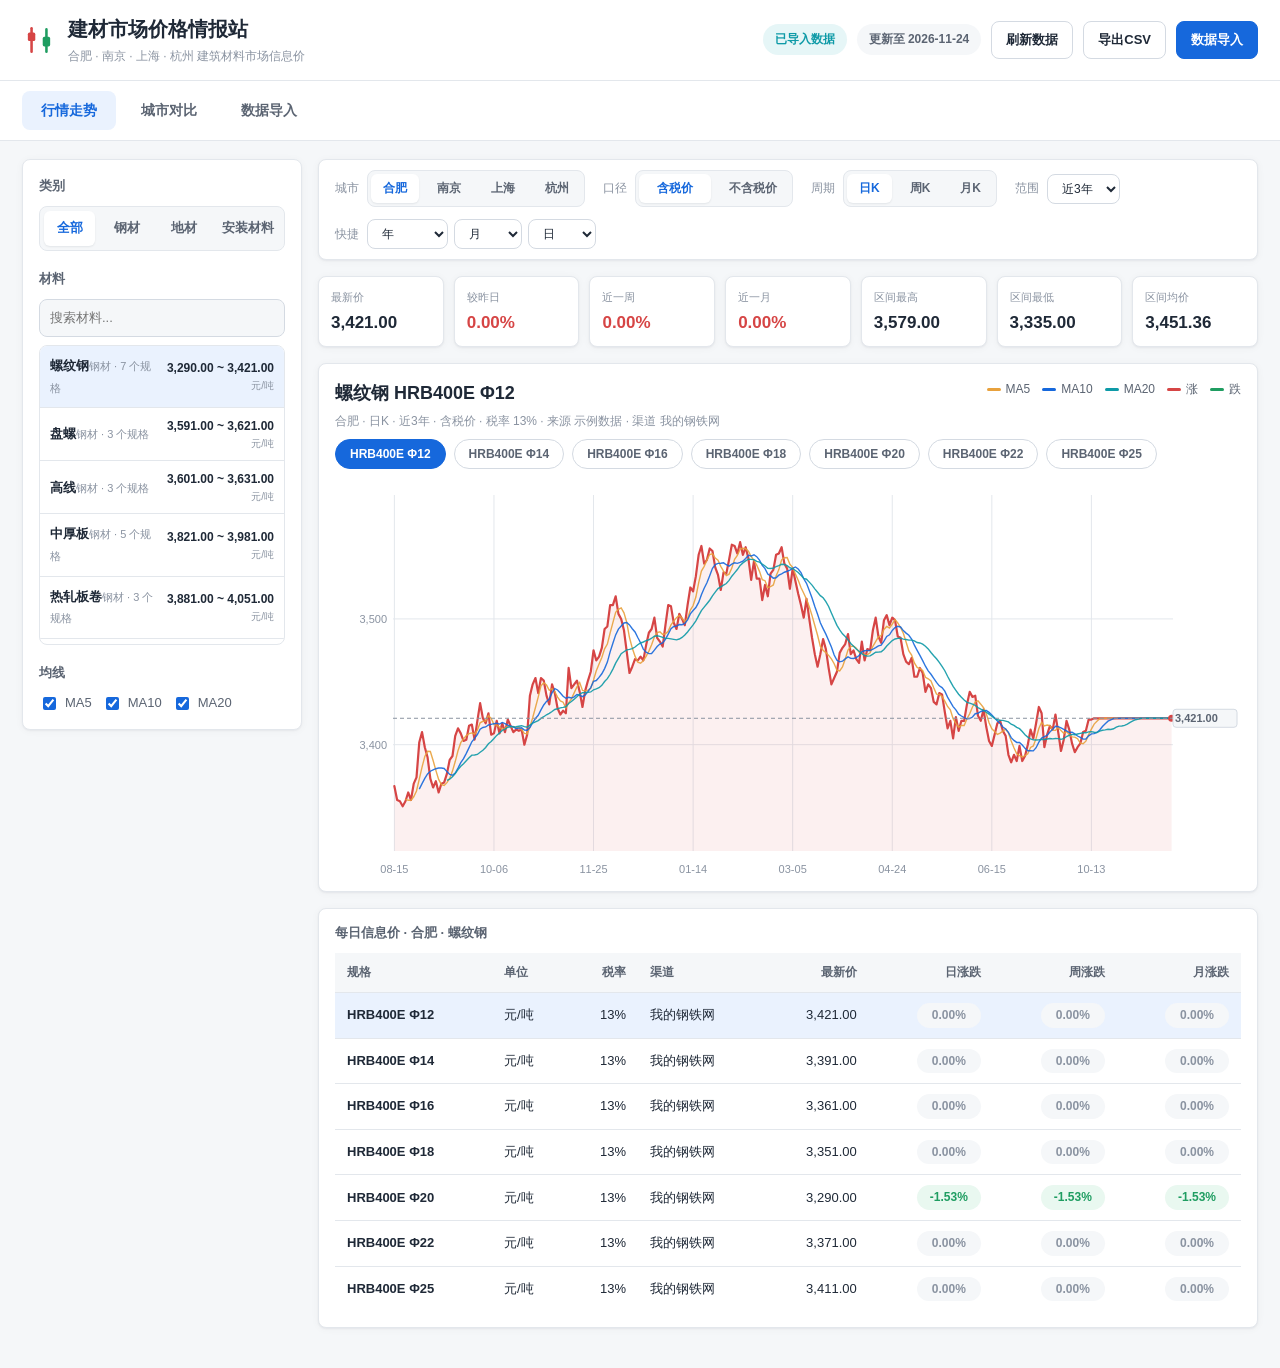
<file: web/index.html>
<!DOCTYPE html>
<html lang="zh-CN">
<head>
  <meta charset="UTF-8">
  <meta name="viewport" content="width=device-width, initial-scale=1">
  <meta name="color-scheme" content="light">
  <title>建材市场价格情报站</title>
  <link rel="icon" href="data:image/svg+xml,%3Csvg xmlns='http://www.w3.org/2000/svg' viewBox='0 0 32 32'%3E%3Crect x='4' y='9' width='7' height='9' rx='1.5' fill='%23d64545'/%3E%3Cline x1='7.5' y1='5' x2='7.5' y2='27' stroke='%23d64545' stroke-width='2.4'/%3E%3Crect x='21' y='13' width='7' height='9' rx='1.5' fill='%231f9d61'/%3E%3Cline x1='24.5' y1='6' x2='24.5' y2='27' stroke='%231f9d61' stroke-width='2.4'/%3E%3C/svg%3E">
  <link rel="stylesheet" href="styles.css?v=20261124a">
</head>
<body>
  <header class="app-header">
    <div class="brand">
      <svg class="brand-icon" viewBox="0 0 32 32" aria-hidden="true">
        <line x1="9" y1="5" x2="9" y2="9" stroke="#d64545" stroke-width="2.4" stroke-linecap="round"/>
        <line x1="9" y1="17" x2="9" y2="27" stroke="#d64545" stroke-width="2.4" stroke-linecap="round"/>
        <rect x="5.5" y="9" width="7" height="8" rx="1.5" fill="#d64545"/>
        <line x1="23" y1="6" x2="23" y2="13" stroke="#1f9d61" stroke-width="2.4" stroke-linecap="round"/>
        <line x1="23" y1="22" x2="23" y2="27" stroke="#1f9d61" stroke-width="2.4" stroke-linecap="round"/>
        <rect x="19.5" y="13" width="7" height="9" rx="1.5" fill="#1f9d61"/>
      </svg>
      <div class="brand-text">
        <h1>建材市场价格情报站</h1>
        <p>合肥 · 南京 · 上海 · 杭州 建筑材料市场信息价</p>
      </div>
    </div>
    <div class="header-actions">
      <span id="sourceBadge" class="source-badge">示例数据</span>
      <span id="updateBadge" class="update-badge">更新中…</span>
      <button id="refreshBtn" class="btn ghost" type="button" title="立即检查并更新到最新交易日">刷新数据</button>
      <button id="exportBtn" class="btn ghost" type="button" title="导出当前行情数据为 CSV">导出CSV</button>
      <button id="goImportBtn" class="btn primary" type="button">数据导入</button>
    </div>
  </header>

  <nav class="tab-bar" aria-label="主导航">
    <button class="tab active" data-view="market" type="button">行情走势</button>
    <button class="tab" data-view="compare" type="button">城市对比</button>
    <button class="tab" data-view="import" type="button">数据导入</button>
  </nav>

  <main id="app" class="app-main">
    <section id="view-market" class="view active">
      <div class="market-layout">
        <aside class="panel controls-panel">
          <div class="panel-title">类别</div>
          <div id="categorySeg" class="segmented"></div>
          <div class="panel-title">材料</div>
          <input id="materialSearch" class="search-input" type="search" placeholder="搜索材料..." autocomplete="off">
          <div id="materialList" class="material-list"></div>
          <div class="panel-title ma-title">均线</div>
          <div id="maToggles" class="ma-toggles">
            <label><input type="checkbox" data-ma="ma5" checked> MA5</label>
            <label><input type="checkbox" data-ma="ma10" checked> MA10</label>
            <label><input type="checkbox" data-ma="ma20" checked> MA20</label>
          </div>
        </aside>

        <div class="market-main">
          <div class="panel quick-controls">
            <div class="quick-group">
              <span class="quick-label">城市</span>
              <div id="citySeg" class="segmented"></div>
            </div>
            <div class="quick-group">
              <span class="quick-label">口径</span>
              <div id="priceModeSeg" class="segmented"></div>
            </div>
            <div class="quick-group">
              <span class="quick-label">周期</span>
              <div id="periodSeg" class="segmented"></div>
            </div>
            <div class="quick-group">
              <span class="quick-label">范围</span>
              <select id="rangeSelect" class="range-select">
                <option value="1">近1月</option>
                <option value="3">近3月</option>
                <option value="6">近6月</option>
                <option value="12">近1年</option>
                <option value="36" selected>近3年</option>
                <option value="0">全部</option>
              </select>
            </div>
            <div class="quick-group">
              <span class="quick-label">快捷</span>
              <div id="jumpSelects" class="jump-selects">
                <select id="yearJump" class="range-select" title="按年查看（近3年）"><option value="">年</option></select>
                <select id="monthJump" class="range-select" title="按月查看（12个月）"><option value="">月</option></select>
                <select id="dayJump" class="range-select" title="按日查看（所选月份的每一天）"><option value="">日</option></select>
              </div>
            </div>
          </div>
          <div id="quoteStrip" class="quote-strip"></div>
          <div class="panel chart-panel">
            <div class="chart-head">
              <div class="chart-title-box">
                <h2 id="chartTitle">螺纹钢</h2>
                <p id="chartSub" class="chart-sub"></p>
              </div>
              <div id="maLegend" class="ma-legend"></div>
            </div>
            <div id="specChips" class="spec-chips"></div>
            <div id="candleChart" class="chart-wrap"></div>
          </div>
          <div id="priceTablePanel" class="panel table-panel">
            <div class="panel-title">每日信息价 · <span id="tableCityLabel">合肥</span></div>
            <div class="table-scroll">
              <table id="priceTable" class="data-table"></table>
            </div>
            <div id="priceCards" class="price-cards"></div>
          </div>
        </div>
      </div>

</section>

    <section id="view-compare" class="view">
      <div class="panel compare-toolbar">
        <div class="toolbar-group">
          <label for="compareMaterialSelect">材料</label>
          <select id="compareMaterialSelect"></select>
        </div>
        <div class="toolbar-group">
          <label for="comparePeriodSelect">周期</label>
          <select id="comparePeriodSelect">
            <option value="daily">日K</option>
            <option value="weekly">周K</option>
            <option value="monthly">月K</option>
          </select>
        </div>
        <div class="toolbar-group">
          <label for="compareRangeSelect">时间范围</label>
          <select id="compareRangeSelect">
            <option value="1">近1月</option>
            <option value="3">近3月</option>
            <option value="6" selected>近6月</option>
            <option value="12">近1年</option>
            <option value="36" selected>近3年</option>
            <option value="0">全部</option>
          </select>
        </div>
        <div class="toolbar-group">
          <label for="comparePriceModeSelect">价格口径</label>
          <select id="comparePriceModeSelect">
            <option value="tax">含税价</option>
            <option value="noTax">不含税价</option>
          </select>
        </div>
      </div>

      <div class="panel chart-panel">
        <div class="chart-head">
          <div class="chart-title-box">
            <h2>城市涨跌对比</h2>
            <p id="compareSub" class="chart-sub"></p>
          </div>
          <div id="compareLegend" class="ma-legend"></div>
        </div>
        <div id="compareChart" class="chart-wrap tall"></div>
      </div>

      <div class="panel table-panel">
        <div class="panel-title">城市行情对比</div>
        <div class="table-scroll">
          <table id="compareTable" class="data-table"></table>
        </div>
      </div>

      <div id="miniGrid" class="mini-grid"></div>
    </section>

    <section id="view-import" class="view">
      <div class="panel">
        <div class="panel-title">快速读取市场信息价</div>
        <p class="import-hint">
          从造价信息网站、价格发布页复制文本，或上传 CSV / TXT 文件后点击“解析预览”。支持“日期 城市 材料 价格”以及“日期,城市,材料,价格”等常见格式。
        </p>
        <textarea id="importText" class="import-textarea" placeholder="示例：
2026-08-01 合肥 螺纹钢 HRB400E Φ12-14 3620元/吨
2026-08-01 南京 螺纹钢 HRB400E Φ12-14 3700元/吨
2026-08-01 上海 螺纹钢 HRB400E Φ12-14 3850元/吨
2026-08-01 杭州 螺纹钢 HRB400E Φ12-14 3840元/吨

或 CSV 格式：
日期,城市,材料,价格
2026-08-01,合肥,水泥,385
2026-08-02,合肥,水泥,388"></textarea>
        <div class="import-actions">
          <input id="fileInput" type="file" accept=".csv,.txt,.tsv" hidden>
          <button id="fileBtn" class="btn ghost" type="button">选择文件</button>
          <button id="parseBtn" class="btn primary" type="button">解析预览</button>
          <button id="clearImportBtn" class="btn ghost" type="button">清空</button>
        </div>
      </div>

      <div class="panel">
        <div class="panel-title">每日自动更新</div>
        <p class="import-hint">
          页面每次打开、每 30 分钟和跨天时都会自动检查，并把行情补到最新交易日。你也可以填写自己的数据接口地址（JSON 或 CSV，含日期、城市、材料、含税价/不含税价、来源等字段），页面会按此地址每日自动拉取；钢铁类材料优先采用我的钢铁网，有色材料采用上海有色网，其他材料采用广材网。
        </p>
        <div class="update-row">
          <input id="dataUrlInput" class="search-input" type="url" placeholder="https://你的数据接口/price.json（可留空）">
          <button id="saveDataUrlBtn" class="btn primary" type="button">保存并更新</button>
          <button id="clearDataUrlBtn" class="btn ghost" type="button">清除</button>
        </div>
        <div id="updateStatus" class="update-status"></div>
        <p class="mode-tip">广材网等网站需要登录授权，浏览器直接抓取会被跨域限制拦截；推荐由后端每日抓取后提供 JSON/CSV 地址（参考项目里的 server 目录）。未配置外部数据源时，页面会用内置行情自动延续到最新交易日，保证每天打开都是最新的。</p>
      </div>

      <div id="importPreview" class="import-preview hidden"></div>

      <div class="panel">
        <div class="panel-title">支持格式</div>
        <div class="format-guide">
          <div class="guide-col">
            <h3>带表头的 CSV / TSV</h3>
            <pre>日期,城市,材料,规格,单位,税率,含税价,不含税价,来源
2026-08-01,合肥,螺纹钢,HRB400E Φ12-14,元/吨,13%,3620,3203.54,广材网
2026-08-01,南京,螺纹钢,HRB400E Φ12-14,元/吨,13%,3710,3283.19,广材网</pre>
            <p>列名可包含：日期、城市、材料、规格、单位、税率、含税价、不含税价、来源/渠道；只填其中一种价格会自动换算。同一材料同一天有多条记录时按渠道优先级取数：我的钢铁网 / 上海有色网 &gt; 广材网 &gt; 造价信息网 &gt; 手动导入。</p>
          </div>
          <div class="guide-col">
            <h3>网页复制的纯文本</h3>
            <pre>8月1日 合肥 螺纹钢 3620元/吨
2026-08-01 上海 水泥 P.O42.5 445元/吨</pre>
            <p>自动识别日期、城市、材料名称与价格；未标注城市时按当前选中城市处理。</p>
          </div>
          <div class="guide-col">
            <h3>其他说明</h3>
            <ul>
              <li>应用导入数据后会替换当前行情数据，可用“恢复示例数据”还原。</li>
              <li>只提供单日价格时，K 线会以该价格绘制。</li>
              <li>当前版本支持合肥、南京、上海、杭州四城。</li>
            </ul>
          </div>
        </div>
      </div>
    </section>
  </main>

  <div id="toast" class="toast hidden" role="status"></div>
  <script src="data.js?v=20261124a"></script>
  <script src="app.js?v=20261124a"></script>
</body>
</html>
</file>
<file: web/styles.css>
:root {
  --bg: #f5f7f9;
  --panel: #ffffff;
  --line: #e3e7ec;
  --line-strong: #d4dae2;
  --text: #1f2937;
  --text-2: #5b6472;
  --text-3: #8a93a1;
  --primary: #1668dc;
  --primary-weak: #eaf2fe;
  --up: #d64545;
  --up-weak: #fdeeee;
  --down: #1f9d61;
  --down-weak: #e9f8f0;
  --amber: #e8a13c;
  --amber-weak: #fdf3e2;
  --teal: #0e9aa7;
  --teal-weak: #e6f6f7;
  --radius: 8px;
  --shadow: 0 1px 2px rgba(16, 24, 40, 0.05), 0 1px 8px rgba(16, 24, 40, 0.04);
  font-size: 16px;
}

* {
  box-sizing: border-box;
}

html,
body {
  margin: 0;
  padding: 0;
}

body {
  background: var(--bg);
  color: var(--text);
  font-family: -apple-system, BlinkMacSystemFont, "Segoe UI", "PingFang SC", "Hiragino Sans GB", "Microsoft YaHei", sans-serif;
  font-size: 14px;
  line-height: 1.55;
}

button,
select,
input,
textarea {
  font: inherit;
  color: inherit;
}

button {
  cursor: pointer;
}

.hidden {
  display: none !important;
}

.app-header {
  display: flex;
  align-items: center;
  justify-content: space-between;
  gap: 20px;
  padding: 14px 22px;
  background: var(--panel);
  border-bottom: 1px solid var(--line);
}

.brand {
  display: flex;
  align-items: center;
  gap: 12px;
  min-width: 0;
}

.brand-icon {
  width: 34px;
  height: 34px;
  flex-shrink: 0;
}

.brand-text h1 {
  margin: 0;
  font-size: 20px;
  font-weight: 700;
  letter-spacing: 0;
  white-space: nowrap;
}

.brand-text p {
  margin: 2px 0 0;
  font-size: 12px;
  color: var(--text-3);
  white-space: nowrap;
}

.header-actions {
  display: flex;
  align-items: center;
  gap: 10px;
  flex-shrink: 0;
}

.source-badge {
  display: inline-flex;
  align-items: center;
  gap: 6px;
  padding: 6px 12px;
  border-radius: 999px;
  background: var(--primary-weak);
  color: var(--primary);
  font-size: 12px;
  font-weight: 600;
  white-space: nowrap;
}

.source-badge.imported {
  background: var(--teal-weak);
  color: var(--teal);
}

.update-badge {
  display: inline-flex;
  align-items: center;
  padding: 6px 12px;
  border-radius: 999px;
  background: var(--bg);
  color: var(--text-2);
  font-size: 12px;
  font-weight: 600;
  white-space: nowrap;
  font-variant-numeric: tabular-nums;
}

.btn {
  display: inline-flex;
  align-items: center;
  justify-content: center;
  gap: 6px;
  border: 1px solid var(--line-strong);
  border-radius: var(--radius);
  background: var(--panel);
  padding: 8px 14px;
  font-size: 13px;
  font-weight: 600;
  color: var(--text);
  transition: background 0.15s, border-color 0.15s, transform 0.1s;
}

.btn:hover {
  background: var(--bg);
}

.btn:active {
  transform: translateY(1px);
}

.btn.primary {
  background: var(--primary);
  border-color: var(--primary);
  color: #fff;
}

.btn.primary:hover {
  background: #1155c4;
}

.btn.ghost {
  border-color: var(--line-strong);
  background: transparent;
}

.tab-bar {
  display: flex;
  gap: 6px;
  padding: 10px 22px;
  background: var(--panel);
  border-bottom: 1px solid var(--line);
  position: sticky;
  top: 0;
  z-index: 20;
}

.tab {
  border: 1px solid transparent;
  border-radius: var(--radius);
  background: transparent;
  padding: 8px 18px;
  font-size: 14px;
  font-weight: 600;
  color: var(--text-2);
}

.tab:hover {
  color: var(--primary);
  background: var(--bg);
}

.tab.active {
  background: var(--primary-weak);
  color: var(--primary);
}

.app-main {
  max-width: 1440px;
  margin: 0 auto;
  padding: 18px 22px 40px;
  min-width: 0;
}

.view {
  display: none;
  min-width: 0;
}

.view.active {
  display: block;
}

.panel {
  background: var(--panel);
  border: 1px solid var(--line);
  border-radius: var(--radius);
  box-shadow: var(--shadow);
  padding: 16px;
}

.panel-title {
  font-size: 13px;
  font-weight: 700;
  color: var(--text-2);
  margin: 0 0 10px;
}

.market-layout {
  display: grid;
  grid-template-columns: 280px minmax(0, 1fr);
  gap: 16px;
  align-items: start;
  min-width: 0;
}

.controls-panel {
  position: sticky;
  top: 68px;
  max-height: calc(100vh - 90px);
  overflow: auto;
  min-width: 0;
  max-width: 100%;
}

.controls-panel .panel-title:not(:first-child) {
  margin-top: 18px;
}

.segmented {
  display: grid;
  grid-auto-flow: column;
  grid-auto-columns: 1fr;
  gap: 6px;
  background: var(--bg);
  border: 1px solid var(--line);
  border-radius: var(--radius);
  padding: 4px;
}

.seg-btn {
  border: none;
  background: transparent;
  border-radius: 6px;
  padding: 7px 6px;
  font-size: 13px;
  font-weight: 600;
  color: var(--text-2);
  white-space: nowrap;
}

.seg-btn:hover {
  color: var(--primary);
}

.seg-btn.active {
  background: var(--panel);
  color: var(--primary);
  box-shadow: 0 1px 2px rgba(16, 24, 40, 0.08);
}

.search-input {
  width: 100%;
  border: 1px solid var(--line-strong);
  border-radius: var(--radius);
  background: var(--bg);
  padding: 8px 10px;
  font-size: 13px;
  outline: none;
}

.search-input:focus {
  border-color: var(--primary);
  background: var(--panel);
}

.material-list {
  max-height: 300px;
  overflow: auto;
  border: 1px solid var(--line);
  border-radius: var(--radius);
  margin-top: 8px;
  min-width: 0;
  max-width: 100%;
}

.mat-item {
  display: flex;
  align-items: center;
  gap: 10px;
  width: 100%;
  border: none;
  border-bottom: 1px solid var(--line);
  background: transparent;
  padding: 9px 10px;
  text-align: left;
}

.mat-item:last-child {
  border-bottom: none;
}

.mat-item:hover {
  background: var(--bg);
}

.mat-item.active {
  background: var(--primary-weak);
}

.mat-name {
  font-size: 13px;
  font-weight: 600;
  color: var(--text);
}

.mat-spec {
  font-size: 11px;
  color: var(--text-3);
  margin-top: 2px;
}

.mat-price {
  margin-left: auto;
  text-align: right;
  font-size: 12px;
  font-weight: 700;
  color: var(--text);
  font-variant-numeric: tabular-nums;
  white-space: nowrap;
}

.mat-price small {
  display: block;
  font-size: 10px;
  font-weight: 500;
  color: var(--text-3);
}

.ma-toggles {
  display: flex;
  gap: 10px;
  flex-wrap: wrap;
}

.ma-toggles label {
  display: inline-flex;
  align-items: center;
  gap: 6px;
  font-size: 13px;
  color: var(--text-2);
  cursor: pointer;
}

.ma-toggles input {
  accent-color: var(--primary);
}

.range-select,
.toolbar-group select {
  width: 100%;
  border: 1px solid var(--line-strong);
  border-radius: var(--radius);
  background: var(--panel);
  padding: 8px 10px;
  font-size: 13px;
  outline: none;
}

.range-select:focus,
.toolbar-group select:focus {
  border-color: var(--primary);
}

.market-main {
  display: flex;
  flex-direction: column;
  gap: 16px;
  width: 100%;
  min-width: 0;
  max-width: 100%;
}

.quick-controls {
  display: flex;
  flex-wrap: wrap;
  align-items: center;
  gap: 12px 18px;
  padding: 10px 16px;
}

.quick-group {
  display: flex;
  align-items: center;
  gap: 8px;
  min-width: 0;
}

.quick-label {
  font-size: 12px;
  color: var(--text-3);
  white-space: nowrap;
}

.quick-group .segmented {
  padding: 3px;
}

.quick-group .seg-btn {
  padding: 5px 12px;
  font-size: 12px;
}

.quick-group .range-select {
  width: auto;
  padding: 6px 10px;
  font-size: 12px;
}

.price-cards {
  display: none;
}

.price-card {
  border: 1px solid var(--line);
  border-radius: var(--radius);
  padding: 10px 12px;
  margin-bottom: 8px;
  cursor: pointer;
}

.price-card.active {
  border-color: var(--primary);
  background: var(--primary-weak);
}

.price-card:last-child {
  margin-bottom: 0;
}

.price-card-head {
  display: flex;
  align-items: baseline;
  justify-content: space-between;
  gap: 10px;
}

.price-card-name {
  font-size: 14px;
  font-weight: 600;
}

.price-card-spec {
  font-size: 11px;
  color: var(--text-3);
  margin-top: 2px;
}

.price-card-price {
  font-size: 16px;
  font-weight: 700;
  font-variant-numeric: tabular-nums;
  white-space: nowrap;
}

.price-card-meta {
  display: flex;
  align-items: center;
  gap: 6px;
  flex-wrap: wrap;
  margin-top: 8px;
}

.price-card-meta .label {
  font-size: 11px;
  color: var(--text-3);
}

.quote-strip {
  display: grid;
  grid-template-columns: repeat(7, minmax(0, 1fr));
  gap: 10px;
}

.q-card {
  background: var(--panel);
  border: 1px solid var(--line);
  border-radius: var(--radius);
  box-shadow: var(--shadow);
  padding: 12px 12px 10px;
  min-width: 0;
}

.q-label {
  font-size: 11px;
  color: var(--text-3);
  white-space: nowrap;
  overflow: hidden;
  text-overflow: ellipsis;
}

.q-value {
  font-size: 17px;
  font-weight: 700;
  color: var(--text);
  margin-top: 4px;
  font-variant-numeric: tabular-nums;
  white-space: nowrap;
  overflow: hidden;
  text-overflow: ellipsis;
}

.q-value.up {
  color: var(--up);
}

.q-value.down {
  color: var(--down);
}

.chart-panel {
  padding: 16px 16px 12px;
}

.chart-head {
  display: flex;
  align-items: flex-start;
  justify-content: space-between;
  gap: 12px;
  margin-bottom: 8px;
}

.chart-title-box h2 {
  margin: 0;
  font-size: 18px;
  font-weight: 700;
}

.chart-sub {
  margin: 4px 0 0;
  font-size: 12px;
  color: var(--text-3);
}

.ma-legend {
  display: flex;
  flex-wrap: wrap;
  gap: 12px;
  align-items: center;
  justify-content: flex-end;
  font-size: 12px;
  color: var(--text-2);
}

.legend-item {
  display: inline-flex;
  align-items: center;
  gap: 5px;
  white-space: nowrap;
}

.legend-dot {
  width: 14px;
  height: 3px;
  border-radius: 2px;
}

.chart-wrap {
  position: relative;
  width: 100%;
  min-width: 0;
  max-width: 100%;
  min-height: 340px;
  overflow: hidden;
}

.spec-chips {
  display: flex;
  flex-wrap: wrap;
  gap: 8px;
  margin: 2px 0 10px;
}

.spec-chip {
  border: 1px solid var(--line-strong);
  border-radius: 999px;
  background: var(--panel);
  color: var(--text-2);
  padding: 5px 14px;
  font-size: 12px;
  font-weight: 600;
  white-space: nowrap;
}

.spec-chip:hover {
  color: var(--primary);
  border-color: var(--primary);
}

.spec-chip.active {
  background: var(--primary);
  border-color: var(--primary);
  color: #fff;
}

.data-table tbody tr.active-row {
  background: var(--primary-weak);
}

.chart-wrap.tall {
  min-height: 400px;
}

.chart-wrap svg {
  display: block;
  width: 100%;
  height: auto;
  user-select: none;
}

.kline-grid {
  stroke: var(--line);
  stroke-width: 1;
}

.kline-axis {
  fill: var(--text-3);
  font-size: 11px;
  font-variant-numeric: tabular-nums;
}

.candle-up {
  fill: var(--up);
}

.candle-down {
  fill: var(--down);
}

.wick-up {
  stroke: var(--up);
}

.wick-down {
  stroke: var(--down);
}

.last-line {
  stroke: var(--text-3);
  stroke-width: 1;
  stroke-dasharray: 4 3;
}

.last-label {
  fill: var(--text-2);
  font-size: 11px;
  font-weight: 600;
  font-variant-numeric: tabular-nums;
}

.cross-v {
  stroke: var(--text-2);
  stroke-width: 1;
  stroke-dasharray: 3 3;
  opacity: 0.8;
}

.cross-h {
  stroke: var(--text-2);
  stroke-width: 1;
  stroke-dasharray: 3 3;
  opacity: 0.8;
}

.hover-mark {
  fill: rgba(22, 104, 220, 0.08);
}

.chart-tip {
  position: absolute;
  top: 8px;
  left: 8px;
  pointer-events: none;
  background: var(--panel);
  border: 1px solid var(--line-strong);
  border-radius: var(--radius);
  box-shadow: 0 4px 16px rgba(16, 24, 40, 0.12);
  padding: 10px 12px;
  font-size: 12px;
  min-width: 168px;
  z-index: 5;
}

.tip-date {
  font-weight: 700;
  color: var(--text);
  margin-bottom: 6px;
}

.tip-row {
  display: flex;
  justify-content: space-between;
  gap: 12px;
  color: var(--text-2);
  margin-top: 2px;
}

.tip-row b {
  color: var(--text);
  font-variant-numeric: tabular-nums;
}

.tip-row b.up {
  color: var(--up);
}

.tip-row b.down {
  color: var(--down);
}

.tip-chg {
  margin-top: 6px;
  padding-top: 6px;
  border-top: 1px solid var(--line);
  font-weight: 700;
  font-variant-numeric: tabular-nums;
}

.tip-chg.up {
  color: var(--up);
}

.tip-chg.down {
  color: var(--down);
}

.tip-city {
  display: flex;
  justify-content: space-between;
  gap: 14px;
  margin-top: 3px;
}

.tip-city .city-name {
  color: var(--text-2);
}

.tip-city .city-val {
  font-weight: 700;
  color: var(--text);
  font-variant-numeric: tabular-nums;
}

.tip-city .city-chg {
  font-weight: 600;
  font-variant-numeric: tabular-nums;
}

.empty-chart {
  display: flex;
  align-items: center;
  justify-content: center;
  min-height: 260px;
  color: var(--text-3);
  font-size: 13px;
}

.table-panel {
  padding-top: 14px;
}

.table-scroll {
  overflow-x: auto;
}

.data-table {
  width: 100%;
  border-collapse: collapse;
  font-size: 13px;
  white-space: nowrap;
}

.data-table th,
.data-table td {
  padding: 10px 12px;
  border-bottom: 1px solid var(--line);
  text-align: left;
}

.data-table th {
  position: sticky;
  top: 0;
  background: var(--bg);
  color: var(--text-2);
  font-size: 12px;
  font-weight: 600;
  z-index: 1;
}

.data-table td.num,
.data-table th.num {
  text-align: right;
  font-variant-numeric: tabular-nums;
}

.data-table tbody tr:hover {
  background: var(--bg);
}

.data-table tbody tr:last-child td {
  border-bottom: none;
}

.chip {
  display: inline-flex;
  align-items: center;
  justify-content: center;
  min-width: 64px;
  padding: 3px 8px;
  border-radius: 999px;
  font-size: 12px;
  font-weight: 600;
  font-variant-numeric: tabular-nums;
}

.chip.up {
  background: var(--up-weak);
  color: var(--up);
}

.chip.down {
  background: var(--down-weak);
  color: var(--down);
}

.chip.flat {
  background: var(--bg);
  color: var(--text-3);
}

.mat-cell {
  font-weight: 600;
  color: var(--text);
}

.spec-cell {
  color: var(--text-3);
  font-size: 12px;
}

.compare-toolbar {
  display: flex;
  gap: 16px;
  flex-wrap: wrap;
  margin-bottom: 16px;
}

.toolbar-group {
  display: flex;
  align-items: center;
  gap: 8px;
  min-width: 180px;
  flex: 1;
}

.toolbar-group label {
  font-size: 13px;
  color: var(--text-2);
  white-space: nowrap;
}

.toolbar-group select {
  flex: 1;
}

.mini-grid {
  display: grid;
  grid-template-columns: repeat(4, minmax(0, 1fr));
  gap: 12px;
  margin-top: 16px;
}

.mini-card {
  background: var(--panel);
  border: 1px solid var(--line);
  border-radius: var(--radius);
  box-shadow: var(--shadow);
  padding: 12px;
  min-width: 0;
}

.mini-head {
  display: flex;
  align-items: center;
  justify-content: space-between;
  gap: 8px;
  margin-bottom: 8px;
}

.mini-city {
  font-size: 14px;
  font-weight: 700;
  display: inline-flex;
  align-items: center;
  gap: 7px;
}

.city-dot {
  width: 9px;
  height: 9px;
  border-radius: 50%;
  display: inline-block;
}

.mini-price {
  font-size: 13px;
  font-weight: 700;
  font-variant-numeric: tabular-nums;
}

.mini-chg {
  font-size: 12px;
  font-weight: 600;
  font-variant-numeric: tabular-nums;
}

.mini-chg.up {
  color: var(--up);
}

.mini-chg.down {
  color: var(--down);
}

.mini-chart {
  position: relative;
  width: 100%;
  min-height: 150px;
}

.mini-chart svg {
  display: block;
  width: 100%;
  height: auto;
}

.import-hint {
  margin: 0 0 12px;
  font-size: 13px;
  color: var(--text-2);
  line-height: 1.7;
}

.import-textarea {
  width: 100%;
  min-height: 260px;
  resize: vertical;
  border: 1px solid var(--line-strong);
  border-radius: var(--radius);
  background: var(--bg);
  padding: 12px;
  font-size: 13px;
  font-family: "SFMono-Regular", Consolas, "Liberation Mono", Menlo, monospace;
  line-height: 1.6;
  outline: none;
}

.import-textarea:focus {
  border-color: var(--primary);
  background: var(--panel);
}

.import-actions {
  display: flex;
  gap: 10px;
  margin-top: 12px;
  flex-wrap: wrap;
}

.update-row {
  display: flex;
  gap: 10px;
  flex-wrap: wrap;
}

.update-row .search-input {
  flex: 1;
  min-width: 240px;
}

.update-status {
  margin-top: 12px;
  padding: 12px 14px;
  border-radius: var(--radius);
  background: var(--bg);
  font-size: 12px;
  color: var(--text-2);
}

.update-line {
  padding: 2px 0;
  word-break: break-all;
}

.import-preview {
  margin-top: 16px;
  background: var(--panel);
  border: 1px solid var(--line);
  border-radius: var(--radius);
  box-shadow: var(--shadow);
  padding: 16px;
}

.preview-stats {
  display: flex;
  gap: 12px;
  flex-wrap: wrap;
  margin: 10px 0 14px;
}

.preview-stat {
  padding: 10px 14px;
  border-radius: var(--radius);
  background: var(--bg);
  font-size: 13px;
}

.preview-stat b {
  font-size: 16px;
  margin-right: 4px;
}

.preview-stat.good {
  background: var(--down-weak);
  color: var(--down);
}

.preview-stat.bad {
  background: var(--up-weak);
  color: var(--up);
}

.preview-actions {
  display: flex;
  gap: 10px;
  margin-bottom: 14px;
  flex-wrap: wrap;
}

.error-list {
  margin-top: 12px;
  padding: 10px 12px;
  background: var(--up-weak);
  border-radius: var(--radius);
  font-size: 12px;
  color: var(--up);
  max-height: 160px;
  overflow: auto;
}

.error-list div {
  margin-top: 3px;
}

.format-guide {
  display: grid;
  grid-template-columns: repeat(3, minmax(0, 1fr));
  gap: 16px;
}

.guide-col h3 {
  margin: 0 0 8px;
  font-size: 13px;
  color: var(--text);
}

.guide-col pre {
  margin: 0;
  padding: 10px;
  background: var(--bg);
  border-radius: var(--radius);
  font-size: 12px;
  line-height: 1.6;
  overflow-x: auto;
  color: var(--text-2);
}

.guide-col p {
  margin: 8px 0 0;
  font-size: 12px;
  color: var(--text-3);
  line-height: 1.7;
}

.guide-col ul {
  margin: 8px 0 0;
  padding-left: 18px;
  font-size: 12px;
  color: var(--text-3);
  line-height: 1.9;
}

.toast {
  position: fixed;
  left: 50%;
  bottom: 28px;
  transform: translateX(-50%);
  background: #263041;
  color: #fff;
  padding: 10px 18px;
  border-radius: var(--radius);
  font-size: 13px;
  box-shadow: 0 6px 24px rgba(16, 24, 40, 0.24);
  z-index: 100;
  max-width: 90vw;
}

.toast.ok {
  background: var(--down);
}

.toast.err {
  background: var(--up);
}

@media (max-width: 1080px) {
  .market-layout {
    grid-template-columns: 1fr;
  }

  .controls-panel {
    position: static;
    max-height: none;
  }

  .material-list {
    max-height: 220px;
  }

  .quote-strip {
    grid-template-columns: repeat(4, minmax(0, 1fr));
  }

  .mini-grid {
    grid-template-columns: repeat(2, minmax(0, 1fr));
  }

  .format-guide {
    grid-template-columns: 1fr;
  }
}

@media (max-width: 720px) {
  .app-header {
    flex-wrap: wrap;
    padding: 12px 14px;
  }

  .brand-text p {
    white-space: normal;
  }

  .tab-bar,
  .app-main {
    padding-left: 12px;
    padding-right: 12px;
  }

  .tab-bar {
    position: static;
    padding-top: 8px;
    padding-bottom: 8px;
  }

  .app-main {
    padding-top: 10px;
    padding-bottom: 30px;
  }

  .market-layout {
    display: flex;
    flex-direction: column;
    gap: 10px;
    width: 100%;
    min-width: 0;
    max-width: 100%;
  }

  .controls-panel {
    position: static;
    max-height: none;
    padding: 12px;
    width: 100%;
    min-width: 0;
    max-width: 100%;
    overflow: hidden;
  }

  .ma-title,
  #maToggles {
    display: none;
  }

  .material-list {
    display: flex;
    gap: 8px;
    max-height: none;
    width: 100%;
    min-width: 0;
    max-width: 100%;
    margin-top: 8px;
    padding-bottom: 6px;
    overflow-x: auto;
    overflow-y: hidden;
    border: none;
  }

  .mat-item {
    min-width: 168px;
    flex: 0 0 auto;
    flex-shrink: 0;
    border: 1px solid var(--line);
    border-radius: var(--radius);
  }

  .mat-item:last-child {
    border-bottom: 1px solid var(--line);
  }

  .quick-controls {
    position: sticky;
    top: 0;
    z-index: 15;
    flex-wrap: nowrap;
    gap: 10px;
    padding: 10px;
    overflow-x: auto;
    max-width: 100%;
    min-width: 0;
  }

  .quick-controls::-webkit-scrollbar {
    display: none;
  }

  .quick-group {
    flex-shrink: 0;
  }

  .quick-label {
    display: none;
  }

  .quick-group .seg-btn {
    padding: 6px 12px;
  }

  .chart-panel {
    padding: 12px 10px 8px;
  }

  .chart-wrap {
    min-height: 280px;
  }

  #priceTablePanel .table-scroll {
    display: none;
  }

  .price-cards {
    display: block;
  }

  .quote-strip {
    grid-template-columns: repeat(3, minmax(0, 1fr));
    gap: 8px;
  }

  .q-card {
    padding: 10px;
  }

  .q-value {
    font-size: 15px;
  }

  .chart-head {
    flex-direction: column;
  }

  .ma-legend {
    justify-content: flex-start;
  }

  .compare-toolbar {
    flex-direction: column;
  }

  .toolbar-group {
    min-width: 0;
    flex: none;
  }

  .mini-grid {
    grid-template-columns: 1fr;
  }

  .header-actions {
    width: 100%;
    flex-wrap: wrap;
  }

  .header-actions .btn,
  .header-actions .source-badge,
  .header-actions .update-badge {
    flex: 1 1 auto;
    padding: 6px 10px;
    font-size: 12px;
  }
}

.jump-selects{ display:flex; gap:6px; align-items:center; }
.jump-selects .range-select{ min-width:64px; }
.focus-line{ stroke:#2f6bff; stroke-width:1.2; stroke-dasharray:4 3; opacity:0.85; }
.focus-dot{ fill:#2f6bff; stroke:#ffffff; stroke-width:1.5; }
</file>
